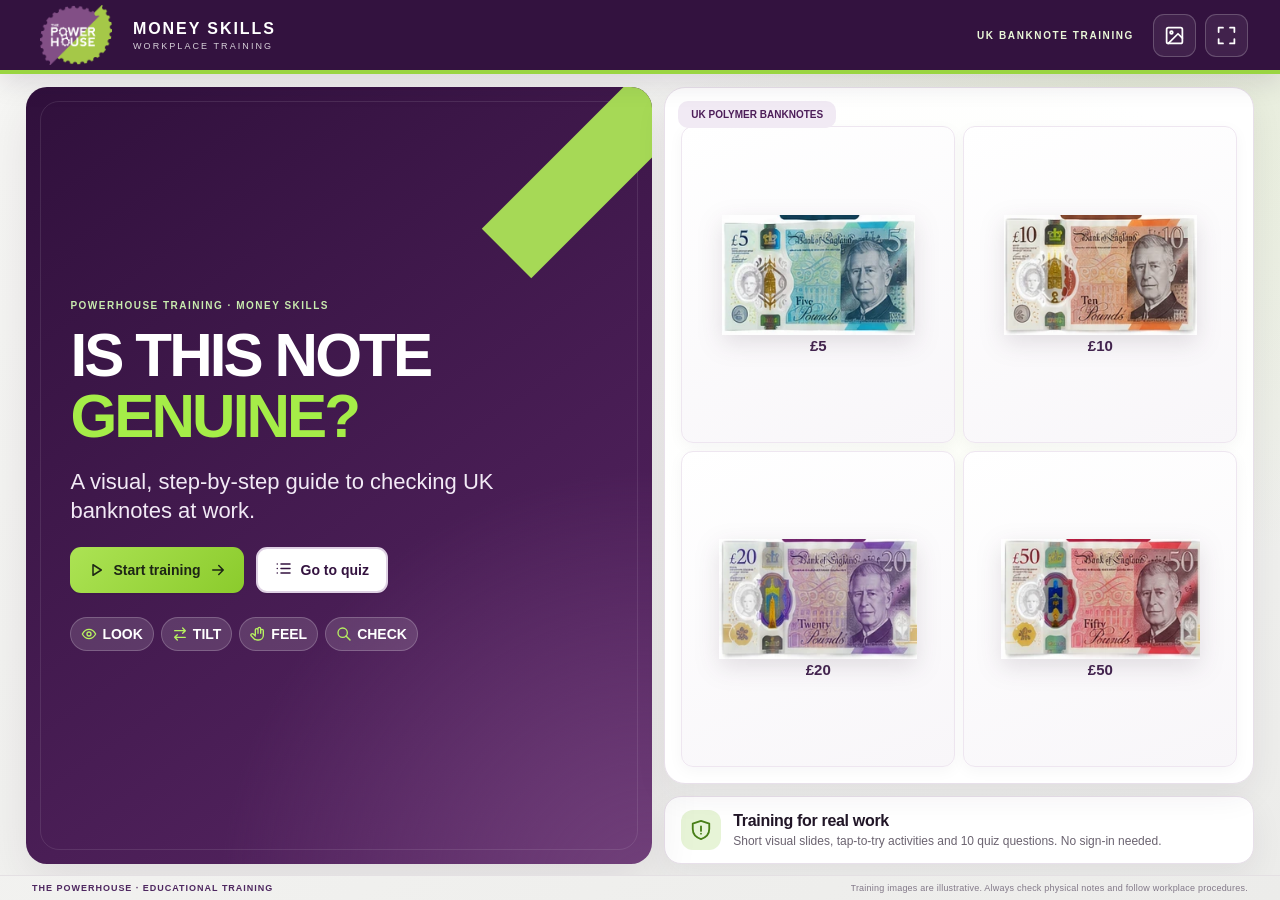
<file: index.html>
<!doctype html>
<html lang="en-GB">
<head>
  <meta charset="utf-8">
  <meta name="viewport" content="width=device-width, initial-scale=1, viewport-fit=cover">
  <meta name="theme-color" content="#35113d">
  <meta name="description" content="Powerhouse educational training app: learn how to check Bank of England polymer notes and complete a visual quiz.">
  <title>Powerhouse | Is This Note Genuine?</title>
  <link rel="stylesheet" href="styles.css">
</head>
<body>
<div class="site-shell">
  <header class="topbar">
    <button class="brand" data-action="home" aria-label="Powerhouse training home">
      <img src="assets/powerhouse-logo.png" alt="The Powerhouse">
      <span class="brand-copy"><strong>MONEY SKILLS</strong><small>WORKPLACE TRAINING</small></span>
    </button>
    <div class="header-right">
      <span class="top-training">UK BANKNOTE TRAINING</span>
      <button class="top-icon" data-action="poster" aria-label="Open reference poster" title="Reference poster"><svg viewBox="0 0 24 24"><rect x="3" y="3" width="18" height="18" rx="2"/><circle cx="8.5" cy="8.5" r="1.5"/><path d="m21 15-5-5L5 21"/></svg></button>
      <button class="top-icon" data-action="fullscreen" aria-label="Toggle full screen" title="Full screen"><svg viewBox="0 0 24 24"><path d="M8 3H3v5M16 3h5v5M3 16v5h5M21 16v5h-5"/></svg></button>
    </div>
  </header>
  <main id="app" tabindex="-1"></main>
  <footer class="app-footer"><span>THE POWERHOUSE · EDUCATIONAL TRAINING</span><span>Training images are illustrative. Always check physical notes and follow workplace procedures.</span></footer>
</div>
<div id="modal-root"></div>
<script src="app.js" defer></script>
</body>
</html>
</file>
<file: styles.css>
:root{--purple:#35113e;--dark:#29112f;--purple2:#693178;--lime:#86c927;--lime-dark:#4c8417;--ink:#221a27;--muted:#6b6370;--surface:#fff;--line:#e5dfe8;--background:#f3f4f2;--shadow:0 16px 48px rgba(38,12,46,.09);font-family:Inter,ui-sans-serif,-apple-system,BlinkMacSystemFont,"Segoe UI",Arial,sans-serif;color:var(--ink);font-synthesis:none}
*{box-sizing:border-box}html{scroll-behavior:smooth}body{margin:0;background:radial-gradient(ellipse at 8% -20%,#dfe9d9,transparent 38%),linear-gradient(#f6f7f4,#f0f1ef);min-height:100vh}button{font:inherit;cursor:pointer}button:focus-visible,a:focus-visible{outline:4px solid #80c620;outline-offset:3px}button:disabled{cursor:not-allowed;opacity:.5}img{max-width:100%;display:block}svg{width:22px;height:22px;fill:none;stroke:currentColor;stroke-width:2;stroke-linecap:round;stroke-linejoin:round;flex-shrink:0}.site-shell{min-height:100vh;display:flex;flex-direction:column}.topbar{background:var(--purple);border-bottom:5px solid var(--lime);min-height:94px;display:flex;justify-content:space-between;align-items:center;gap:16px;padding:10px max(26px,calc((100vw - 1360px)/2 + 26px));color:white}.brand{display:flex;align-items:center;gap:20px;background:transparent;color:white;border:0;text-align:left;padding:0}.brand img{width:100px;height:70px;object-fit:contain}.brand-copy{display:flex;flex-direction:column;gap:3px;letter-spacing:.12em}.brand-copy strong{font-size:19px;font-weight:950}.brand-copy small{font-size:11px;letter-spacing:.23em;opacity:.8}.header-right{display:flex;gap:9px;align-items:center}.top-training{font-size:11px;font-weight:850;letter-spacing:.16em;margin-right:16px;color:#e9f6d8}.top-icon{width:48px;height:48px;display:grid;place-items:center;background:#ffffff12;border:1px solid #ffffff35;color:#fff;border-radius:14px}.top-icon:hover{background:#ffffff22}.top-icon svg{width:21px;height:21px}#app{width:min(1320px,100%);margin:0 auto;flex:1;padding:24px 24px 18px}.app-footer{display:flex;justify-content:space-between;gap:20px;padding:12px max(24px,calc((100vw - 1360px)/2 + 24px));font-size:10px;letter-spacing:.025em;color:#827888;border-top:1px solid #e4e0e3}.app-footer span:first-child{color:#4e2760;font-weight:800;letter-spacing:.11em}
/* shared */.eyebrow{font-size:12px;line-height:1.4;font-weight:900;letter-spacing:.15em;color:var(--purple2);text-transform:uppercase}.eyebrow .dot{color:var(--lime-dark)}h1,h2,h3,p{margin-top:0}h1{font-size:clamp(36px,4.5vw,62px);line-height:1.02;letter-spacing:-.048em;margin-bottom:22px;font-weight:950}h2{font-size:clamp(34px,3.5vw,51px);line-height:1.06;letter-spacing:-.045em;font-weight:950;margin:0 0 20px}h3{font-size:22px;line-height:1.2;letter-spacing:-.02em}p{line-height:1.5}.green-word{color:var(--lime-dark)}.btn{border:0;border-radius:15px;display:inline-flex;justify-content:center;align-items:center;gap:10px;min-height:57px;padding:13px 22px;font-size:16px;font-weight:850;transition:transform .13s,background-color .13s;text-align:center}.btn:hover:not(:disabled){transform:translateY(-2px)}.btn svg{width:20px;height:20px}.btn-primary{background:var(--purple);color:#fff}.btn-primary:hover{background:#54255f}.btn-green{background:var(--lime);color:#1d2515}.btn-green:hover{background:#a2da50}.btn-soft{background:#f0edf1;color:var(--purple)}.btn-outline{background:#fff;color:var(--purple);border:2px solid #ded0e3}.btn-small{min-height:44px;font-size:14px;padding:10px 15px;border-radius:12px}.btn-block{width:100%}.small-icon{display:inline-flex;align-items:center;gap:8px}.split-row{display:flex;gap:12px;flex-wrap:wrap}.safe-text{color:#64596b;font-size:14px}.card{background:white;border:1px solid #e5e1e7;border-radius:24px;box-shadow:var(--shadow)}.pill{display:inline-flex;align-items:center;gap:8px;padding:10px 13px;background:#f0eaf2;border-radius:999px;color:var(--purple);font-size:13px;font-weight:850}.pill svg{width:17px;height:17px}.pill-green{background:#eaf6d9;color:#356411}.pill-white{background:#fff;color:#32103a}.section-top{display:flex;gap:20px;align-items:center;justify-content:space-between;margin-bottom:14px}.subtext{font-size:clamp(18px,1.8vw,23px);line-height:1.4;color:#4b4350}.muted{color:var(--muted)}
/* home */.home-layout{min-height:calc(100vh - 187px);display:grid;grid-template-columns:1.07fr .93fr;gap:22px;align-items:stretch}.home-hero{background:linear-gradient(149deg,#35113e,#5c2b66);color:white;padding:clamp(28px,4.4vw,66px);position:relative;overflow:hidden;border-radius:27px;display:flex;flex-direction:column;justify-content:center;box-shadow:var(--shadow)}.home-hero:after{content:"";position:absolute;background:var(--lime);width:270px;height:70px;transform:rotate(-45deg);right:-85px;top:36px;opacity:.94}.home-hero .eyebrow{color:#c8eaae}.home-hero h1{max-width:580px;font-size:clamp(46px,5vw,75px);position:relative;z-index:1;margin:22px 0}.home-hero h1 .green-word{color:#a5ed48}.hero-sub{font-size:clamp(19px,2vw,25px);color:#f2eaf6;line-height:1.4;max-width:470px;margin-bottom:30px}.home-hero .split-row{position:relative;z-index:1}.hero-chips{display:flex;gap:10px;margin:28px 0 0;flex-wrap:wrap}.hero-chips span{display:inline-flex;align-items:center;gap:9px;background:#fff2;border:1px solid #fff3;padding:9px 12px;border-radius:100px;font-size:14px;font-weight:800}.hero-chips svg{width:18px;height:18px;color:#b7f260}.home-side{display:grid;grid-template-rows:minmax(280px,1fr) auto;gap:18px}.home-photo{min-height:320px;background:#fff;overflow:hidden;position:relative;padding:25px;border-radius:27px;display:flex;flex-direction:column;justify-content:center;align-items:center}.home-photo img{width:100%;height:auto;max-height:280px;object-fit:contain;filter:drop-shadow(0 10px 20px #30183b22)}.home-photo .photolabel{position:absolute;top:18px;left:20px;background:#f1eaf4;padding:8px 13px;border-radius:10px;font-weight:850;font-size:13px;color:#4d1e59}.home-info{padding:24px;display:flex;gap:18px;align-items:flex-start;box-shadow:none}.home-info .round-icon{background:#e7f4d7;color:var(--lime-dark);width:50px;height:50px;border-radius:15px;display:grid;place-items:center;flex-shrink:0}.home-info h3{margin:0 0 6px;font-size:20px}.home-info p{margin:0;color:var(--muted);font-size:15px}
/* lesson */.progress-layout{display:flex;align-items:center;gap:15px}.progress-track{width:min(320px,28vw);height:9px;background:#e6e2e8;border-radius:40px;overflow:hidden}.progress-fill{height:100%;background:linear-gradient(90deg,#6d9e1c,var(--lime));transition:width .3s}.progress-text{font-size:13px;font-weight:850;color:#69586d;letter-spacing:.04em;white-space:nowrap}.lesson-wrap{display:flex;flex-direction:column;gap:14px}.lesson-card{display:grid;grid-template-columns:minmax(0,1fr) minmax(0,1.05fr);min-height:min(590px,calc(100vh - 250px));overflow:hidden}.lesson-copy{padding:clamp(27px,3.8vw,58px);display:flex;flex-direction:column;justify-content:center;gap:10px}.lesson-copy h2{max-width:600px}.lesson-copy .subtext{max-width:570px}.lesson-copy .inner-card{margin-top:10px}.lesson-media{background:linear-gradient(140deg,#f2eaf5,#e5eddf);padding:clamp(20px,3vw,40px);display:flex;justify-content:center;align-items:center;min-width:0}.media-frame{width:100%;background:#fff;border:1px solid #e9e4eb;border-radius:22px;padding:15px;box-shadow:0 12px 38px #270d3420;display:flex;flex-direction:column;align-items:center;justify-content:center;gap:10px;max-height:100%;overflow:hidden}.media-frame img{width:100%;max-height:440px;object-fit:contain;border-radius:13px}.media-frame figcaption{font-size:12px;text-align:center;line-height:1.3;color:#69616c}.media-frame--clear{background:transparent;border:0;box-shadow:none;padding:0}.media-frame--clear img{max-height:380px}.media-heading{font-size:12px;text-transform:uppercase;color:#5c4461;letter-spacing:.11em;font-weight:900}.feature-list{display:grid;gap:14px;margin:17px 0}.feature{display:flex;align-items:flex-start;gap:13px;font-weight:750;font-size:18px}.feature svg{color:var(--lime-dark);margin-top:2px}.inner-card{background:#f3f0f4;border-left:5px solid var(--purple);border-radius:13px;padding:15px 17px;max-width:575px}.inner-card.green{background:#eff9e5;border-left-color:var(--lime-dark)}.inner-card strong{display:block;font-weight:900;font-size:17px;margin-bottom:4px}.inner-card p{font-size:16px;margin:0;color:#49444d}.lesson-footer{display:flex;justify-content:space-between;align-items:center;gap:15px;background:white;border:1px solid #e7e1e8;border-radius:19px;padding:13px 16px}.lesson-footer .left-actions{display:flex;gap:12px}.lesson-footer .right-actions{display:flex;gap:12px}.tilt-experiment{width:100%;display:flex;flex-direction:column;align-items:center;gap:16px}.tilt-image{background:white;border-radius:18px;padding:16px;max-width:390px;width:100%;box-shadow:0 16px 30px #35113c18;transition:transform .2s}.tilt-image.tilted{transform:rotate(5deg)}.tilt-image img{width:100%;aspect-ratio:1;object-fit:cover;border-radius:10px}.tilt-label{font-size:clamp(25px,3vw,42px);font-weight:950;color:#35113c}.tilt-controls{display:flex;justify-content:center;gap:10px;flex-wrap:wrap}.tilt-controls .btn{min-width:165px}.money-four{display:grid;grid-template-columns:repeat(2,minmax(0,1fr));gap:14px;width:100%}.money-mini{background:white;border-radius:17px;padding:15px;box-shadow:0 8px 22px #40134113;text-align:center}.money-mini img{width:100%;height:112px;object-fit:contain}.money-mini strong{color:var(--purple);font-size:19px}.step-flow{display:grid;grid-template-columns:repeat(2,1fr);gap:12px;width:100%}.stepbox{padding:23px 12px;background:white;border-radius:18px;text-align:center;display:flex;flex-direction:column;align-items:center;gap:11px;border:2px solid #eee8f0}.stepbox svg{width:43px;height:43px;color:#6a3474}.stepbox b{font-size:20px}.stepbox span{font-size:14px;color:var(--muted)}.practice-grid{display:grid;grid-template-columns:repeat(2,1fr);gap:12px;width:100%}.practice-tile{padding:22px 14px;min-height:140px;border-radius:17px;border:2px solid #e5dfe8;background:#fff;color:#35113e;display:flex;flex-direction:column;justify-content:center;align-items:center;gap:12px;font-size:20px;font-weight:900}.practice-tile svg{width:34px;height:34px}.practice-tile.is-done{background:#e7f5d5;border-color:#82bc33;color:#3d6a11}.practice-count{margin-top:17px;text-align:center;font-size:14px;font-weight:850;color:#625467}.safe-panel{background:#eaf8d7;border-left:6px solid var(--lime);padding:23px;border-radius:17px;display:flex;gap:17px;align-items:center}.safe-panel svg{width:40px;height:40px;color:#437a13}.safe-panel strong{font-size:23px;line-height:1.1}.safe-panel p{margin:6px 0 0;font-size:15px}.note-caption{font-size:13px;color:#685e69;text-align:center;margin:14px 0 0}
/* quiz */.quiz-shell{display:flex;flex-direction:column;gap:14px}.quiz-card{display:grid;grid-template-columns:.83fr 1.17fr;min-height:min(610px,calc(100vh - 244px));overflow:hidden}.quiz-visual{background:linear-gradient(140deg,#ded3e3,#d5e6c6);padding:30px;display:flex;justify-content:center;align-items:center}.quiz-visual picture{width:100%}.quiz-visual .media-frame{max-width:460px}.quiz-icon-scene{width:100%;display:flex;flex-direction:column;gap:30px;align-items:center;justify-content:center;color:#492356}.quiz-icon-scene .circle-giant{width:min(200px,50%);aspect-ratio:1;border-radius:999px;display:grid;place-items:center;background:#fff;box-shadow:0 20px 42px #34133c20}.quiz-icon-scene svg{width:90px;height:90px;stroke-width:1.3}.quiz-icon-scene p{font-size:25px;font-weight:900;text-align:center;margin:0}.quiz-content{padding:clamp(24px,3.6vw,48px);display:flex;flex-direction:column;justify-content:center;gap:16px}.quiz-content h2{font-size:clamp(28px,3vw,43px);margin-bottom:8px}.quiz-options{display:grid;grid-template-columns:repeat(2,minmax(0,1fr));gap:12px}.option{display:flex;align-items:center;gap:13px;min-height:86px;text-align:left;border-radius:16px;padding:18px;border:2px solid #e3dde5;background:#fff;color:#291b2e;font-size:18px;font-weight:800;line-height:1.25}.option:hover:not(:disabled){border-color:#aa8fb2;background:#faf7fb}.option .letter{display:grid;place-items:center;flex:0 0 33px;height:33px;border-radius:9px;background:#f1edf3;color:var(--purple);font-size:14px;font-weight:900}.option.selected{border-color:#714080;background:#f6eefa}.option.correct{border-color:#78b832;background:#e9f7dc}.option.wrong{border-color:#c45656;background:#fff0ee}.option.correct .letter{background:#76bb2e;color:#fff}.option.wrong .letter{background:#c45656;color:#fff}.feedback{padding:14px 17px;border-radius:14px;background:#e9f7df;border:1px solid #b9db99;font-size:15px;line-height:1.4;color:#234b12}.feedback.error{background:#fff2eb;border-color:#e6c5ad;color:#633022}.feedback strong{display:block;font-size:16px;margin-bottom:4px}.feedback p{margin:0}.quiz-actions{display:flex;align-items:center;justify-content:space-between;gap:15px;margin-top:6px}.quiz-actions .btn{min-width:170px}.question-progress{font-size:13px;font-weight:900;color:#6a5871}.question-progress span{color:var(--lime-dark)}
/* results */.results{max-width:850px;margin:0 auto;min-height:calc(100vh - 230px);display:flex;flex-direction:column;justify-content:center;align-items:center;text-align:center;padding:36px 45px}.result-icon{width:104px;height:104px;display:grid;place-items:center;border-radius:100%;background:#e6f5d2;color:var(--lime-dark);margin-bottom:21px}.result-icon svg{width:54px;height:54px;stroke-width:1.8}.results h2{margin:10px 0 5px}.result-score{font-weight:950;color:var(--purple);font-size:clamp(55px,7vw,94px);line-height:1;margin:12px 0}.results p{max-width:540px;font-size:20px;color:#5e5263}.results .inner-card{margin:15px 0 20px;text-align:left;width:min(100%,520px)}
/* modal */.overlay{position:fixed;inset:0;background:#15081bcc;z-index:99;display:flex;align-items:center;justify-content:center;padding:24px}.modal{position:relative;background:white;padding:24px;border-radius:22px;width:min(850px,100%);max-height:95vh;overflow-y:auto}.modal img{width:100%;max-height:76vh;object-fit:contain}.modal-top{display:flex;justify-content:space-between;align-items:center;gap:12px;margin-bottom:12px}.modal-top h2{font-size:23px;margin:0}.modal-close{border:0;background:#eee8f0;border-radius:12px;width:45px;height:45px;display:grid;place-items:center}.source-link{color:#553366;font-weight:800;text-underline-offset:3px}.modal-bottom{display:flex;justify-content:space-between;gap:15px;align-items:center;margin-top:12px;font-size:13px;color:#625667}
@media(max-width:950px){.home-layout{grid-template-columns:1fr;min-height:auto}.home-hero{min-height:420px}.home-side{grid-template-columns:1.3fr 1fr;grid-template-rows:auto}.home-photo{min-height:240px}.home-info{align-items:center}.lesson-card{grid-template-columns:1fr 1fr}.lesson-copy{padding:28px}.lesson-media{padding:22px}.quiz-card{grid-template-columns:.8fr 1.2fr}.quiz-content{padding:27px}.option{padding:14px;min-height:75px;font-size:15px}.app-footer{flex-wrap:wrap}}
@media(max-width:700px){.topbar{min-height:72px;padding:7px 16px}.brand{gap:8px}.brand img{height:54px;width:72px}.brand-copy strong{font-size:12px}.brand-copy small{font-size:8px}.top-training{display:none}.top-icon{height:42px;width:42px}#app{padding:16px}.home-hero{padding:34px 27px;min-height:450px}.home-hero h1{font-size:50px}.hero-sub{font-size:19px}.home-side{grid-template-columns:1fr;grid-template-rows:220px auto}.home-photo{min-height:220px}.home-photo img{max-height:150px}.section-top{align-items:flex-start;gap:10px}.progress-layout{flex-wrap:wrap;justify-content:flex-end;gap:5px}.progress-track{width:110px}.lesson-card,.quiz-card{grid-template-columns:1fr;min-height:auto}.lesson-copy{padding:27px 25px;order:1}.lesson-media{padding:18px;min-height:250px;order:2}.lesson-copy h2{font-size:40px}.lesson-copy .subtext{font-size:18px}.media-frame{max-width:540px}.media-frame img{max-height:310px}.lesson-footer{flex-wrap:wrap}.lesson-footer .right-actions{margin-left:auto}.lesson-footer .btn{font-size:14px;min-height:48px}.quiz-visual{padding:16px;max-height:250px}.quiz-visual .media-frame{padding:8px}.quiz-visual .media-frame img{max-height:200px;object-fit:contain}.quiz-icon-scene{gap:6px}.quiz-icon-scene .circle-giant{width:100px}.quiz-icon-scene svg{width:53px;height:53px}.quiz-icon-scene p{font-size:18px}.quiz-content{padding:25px}.quiz-content h2{font-size:31px}.quiz-options{grid-template-columns:1fr}.option{min-height:63px;font-size:16px}.quiz-actions .btn{min-width:0}.app-footer{font-size:10px;padding:10px 16px}.money-mini img{height:76px}.modal{padding:16px}.modal-bottom{align-items:flex-start;flex-direction:column}}
@media(max-width:390px){.brand-copy{display:none}.home-hero h1{font-size:44px}.lesson-copy h2{font-size:35px}.split-row .btn{flex:1}.stepbox{padding:15px 8px}.stepbox b{font-size:17px}.quiz-content h2{font-size:28px}.btn{padding:12px 15px}}
@media(prefers-reduced-motion:reduce){*,*:before,*:after{scroll-behavior:auto!important;transition:none!important;animation:none!important}}
@media print{.topbar,.app-footer,#app{display:none!important}#modal-root .overlay{position:static;background:white;padding:0}#modal-root .modal{width:100%;max-height:none;overflow:visible;padding:0;box-shadow:none}#modal-root .modal-top,#modal-root .modal-bottom{display:none}#modal-root img{max-height:100vh;object-fit:contain}}

.money-home-grid{width:100%;display:grid;grid-template-columns:repeat(2,minmax(0,1fr));gap:15px;margin-top:28px}.home-money{background:#faf8fb;border:1px solid #ede6ee;border-radius:16px;padding:12px;text-align:center;min-width:0}.home-money img{width:100%;height:112px;max-height:none;object-fit:contain}.home-money strong{display:block;font-size:18px;color:#43244f;margin-top:4px}
/* Keep the brand diagonal away from headings on smaller screens. */
@media(max-width:700px){.home-hero:after{right:-195px;top:-85px;width:260px;height:90px;opacity:.88}.home-side{grid-template-rows:auto auto}.home-photo{min-height:350px;padding:20px}.money-home-grid{margin-top:40px;gap:9px}.home-money{padding:9px}.home-money img{height:91px}}

/* ---------------------------------------------------------
   POWERHOUSE V2 — IMMERSIVE IPAD TRAINING LAYOUT
   Tablet and desktop views are a single, fixed screen.
   Every lesson, quiz state and result fits inside 100dvh.
   Phones retain their existing scrollable layout.
   --------------------------------------------------------- */
:root{--purple:#33123f;--purple2:#73417f;--lime:#9ad542;--lime-dark:#497f18;--ink:#211627;--shadow:0 18px 50px rgba(38,12,46,.095)}
body{background:radial-gradient(circle at 90% 12%,rgba(158,209,67,.13),transparent 33%),linear-gradient(145deg,#f7f7f5,#ececea)}
.topbar{box-shadow:0 8px 28px rgba(37,10,49,.12);position:relative;z-index:2}
.card{border:1px solid #e8e0ea;box-shadow:0 12px 32px rgba(48,24,55,.065)}
.btn{box-shadow:0 2px 0 rgba(31,9,40,.06);transition:background .15s,border-color .15s,transform .15s,box-shadow .15s}
.btn:active:not(:disabled){transform:translateY(1px)}
.btn-primary{background:linear-gradient(135deg,#52215f,#35113e)}
.btn-green{background:linear-gradient(135deg,#ace354,#8bcb2c)}
.top-icon{transition:background .2s;backdrop-filter:blur(4px)}
.home-hero{background:radial-gradient(circle at 100% 105%,#72417b 0,transparent 42%),linear-gradient(145deg,#30103c,#552461 92%)}
.home-hero:before{content:"";position:absolute;inset:14px;border:1px solid #ffffff19;border-radius:19px;pointer-events:none}
.home-hero:after{background:#a6d956;opacity:1}
.home-photo{background:radial-gradient(circle at 50% 43%,#fbfdf6,#fff 67%)}
.home-money{background:linear-gradient(160deg,#fff,#f8f6f9);border:1px solid #eee6f0;box-shadow:0 4px 15px rgba(35,18,41,.04)}
.home-money img{filter:drop-shadow(0 8px 12px #2d1b2e20)}
.lesson-media,.quiz-visual{position:relative;overflow:hidden;background:radial-gradient(circle at 86% 14%,#eaf7d7 0,transparent 45%),linear-gradient(150deg,#f0eaf3,#e9ede6)}
.lesson-media:before,.quiz-visual:before{content:"";width:220px;height:220px;border-radius:50%;border:1px solid #763d8520;position:absolute;right:-100px;bottom:-116px;pointer-events:none}
.lesson-media>*,.quiz-visual>*{position:relative;z-index:1}
.media-frame{border-radius:18px;border:1px solid #e9e1ed;box-shadow:0 15px 35px #2a113d16}
.inner-card{border-left-width:4px;box-shadow:0 3px 8px rgba(0,0,0,.015)}
.option{transition:background .12s,border-color .12s,transform .12s}
.option:active:not(:disabled){transform:scale(.993)}
.option.selected{box-shadow:0 0 0 1px #73417f inset}
.option.correct{box-shadow:0 0 0 1px #8dc84b inset}
.lesson-footer{box-shadow:0 3px 12px rgba(24,10,31,.025)}

@media (min-width:701px) and (min-height:580px){
  html,body{height:100%;height:100dvh;overflow:hidden}
  .site-shell{height:100%;height:100dvh;min-height:0;display:grid;grid-template-rows:74px minmax(0,1fr) 25px}
  .topbar{height:74px;min-height:0;padding:6px clamp(18px,2.5vw,36px);border-bottom-width:4px}
  .brand img{width:88px;height:60px}
  .brand{gap:13px}
  .brand-copy strong{font-size:16px}
  .brand-copy small{font-size:9px}
  .top-training{font-size:10px;margin-right:10px}
  .top-icon{height:43px;width:43px;border-radius:11px}
  #app{width:100%;max-width:1540px;min-height:0;min-width:0;padding:13px clamp(14px,2vw,28px) 11px;display:flex;flex-direction:column;overflow:hidden}
  #app>section{width:100%;flex:1;min-height:0}
  .app-footer{height:25px;min-height:0;align-items:center;padding:3px clamp(18px,2.5vw,36px);font-size:9px;white-space:nowrap;overflow:hidden;gap:10px}
  .app-footer span{overflow:hidden;text-overflow:ellipsis}
  .app-footer span:last-child{text-align:right}
  .eyebrow{font-size:10px;letter-spacing:.15em;line-height:1.2}
  h2{font-size:clamp(27px,3.05vw,44px);line-height:1.05;margin-bottom:7px}
  .subtext{font-size:clamp(15px,1.55vw,19px);line-height:1.31;margin:0}
  .btn{font-size:14px;min-height:46px;padding:10px 17px;border-radius:11px;gap:8px;white-space:nowrap}
  .btn svg{width:18px;height:18px}
  .btn-small{min-height:42px;font-size:13px}
  .card{border-radius:21px}
  .section-top{margin:0;flex:0 0 auto;min-height:25px}
  .progress-track{width:clamp(95px,20vw,240px);height:7px}
  .progress-text{font-size:11px}
  .lesson-wrap,.quiz-shell{display:grid;grid-template-rows:26px minmax(0,1fr) auto;gap:9px;min-height:0;height:100%}
  .lesson-card{min-height:0;height:100%;grid-template-columns:minmax(0,.97fr) minmax(0,1.03fr);overflow:hidden}
  .lesson-copy{min-height:0;min-width:0;justify-content:center;gap:8px;padding:clamp(17px,2.35vw,35px);overflow:hidden}
  .lesson-copy h2{font-size:clamp(29px,3.15vw,45px);margin:0;letter-spacing:-.042em}
  .lesson-copy .subtext{max-width:540px}
  .lesson-copy .inner-card{margin-top:2px}
  .lesson-media{min-width:0;min-height:0;padding:clamp(11px,2vw,28px)}
  .lesson-footer{min-height:58px;padding:7px 12px;border-radius:15px}
  .lesson-footer .left-actions{gap:8px}
  .lesson-footer .right-actions{gap:8px}
  .feature-list{gap:clamp(7px,1.35vh,11px);margin:8px 0}
  .feature{font-size:clamp(14px,1.38vw,17px);gap:9px;line-height:1.33;align-items:center}
  .feature svg{width:19px;height:19px;margin:0}
  .inner-card{padding:11px 13px;border-radius:11px}
  .inner-card strong{font-size:clamp(14px,1.35vw,16px);margin-bottom:3px}
  .inner-card p{font-size:clamp(13px,1.25vw,15px);line-height:1.38}
  .safe-text{font-size:13px;margin:2px 0}
  .media-frame{width:100%;height:100%;min-height:0;max-height:100%;gap:6px;padding:clamp(8px,1.4vw,14px)}
  .media-frame img{width:100%;height:100%;max-height:none;min-height:0;object-fit:contain}
  .media-frame figcaption{font-size:10px;flex-shrink:0;line-height:1.2}
  .media-frame--clear{height:auto;padding:0;max-height:100%}
  .media-frame--clear img{max-height:min(42vh,340px)}
  .tilt-experiment{height:100%;min-height:0;gap:8px;justify-content:center}
  .tilt-image{height:min(38vh,285px);max-width:min(34vw,325px);padding:12px;flex-shrink:1;min-height:90px;display:grid;place-items:center}
  .tilt-image img{width:100%;height:100%;aspect-ratio:1;object-fit:contain}
  .tilt-label{font-size:clamp(21px,2.3vw,31px);line-height:1}
  .tilt-controls{gap:8px}
  .tilt-controls .btn{min-width:0}
  .money-four{height:100%;min-height:0;grid-template-columns:repeat(2,minmax(0,1fr));grid-template-rows:repeat(2,minmax(0,1fr));gap:10px}
  .money-mini{min-width:0;min-height:0;padding:9px;display:flex;flex-direction:column;justify-content:center;gap:3px;border-radius:13px}
  .money-mini img{height:calc(100% - 26px);min-height:0;max-height:125px;object-fit:contain}
  .money-mini strong{font-size:16px;line-height:1.15}
  .step-flow{height:100%;min-height:0;grid-template-rows:repeat(2,minmax(0,1fr));gap:10px}
  .stepbox{min-height:0;padding:12px 9px;justify-content:center;gap:6px;border-radius:13px}
  .stepbox svg{width:clamp(27px,3.4vw,39px);height:clamp(27px,3.4vw,39px)}
  .stepbox b{font-size:clamp(15px,1.8vw,20px)}
  .stepbox span{font-size:12px}
  .practice-grid{grid-template-rows:repeat(2,minmax(0,1fr));gap:9px;height:min(39vh,310px)}
  .practice-tile{min-height:0;padding:10px;font-size:clamp(15px,1.5vw,19px);gap:5px;border-radius:13px}
  .practice-tile svg{width:29px;height:29px}
  .practice-count{margin-top:8px;font-size:12px}
  .safe-panel{padding:12px;border-radius:12px;gap:10px}
  .safe-panel svg{width:28px;height:28px}
  .safe-panel strong{font-size:18px}
  .safe-panel p{font-size:13px;line-height:1.3}
  .quiz-shell{grid-template-rows:26px minmax(0,1fr)}
  .quiz-card{min-height:0;height:100%;grid-template-columns:minmax(0,.76fr) minmax(0,1.24fr)}
  .quiz-visual{min-height:0;padding:clamp(10px,1.8vw,25px)}
  .quiz-visual .media-frame{max-width:100%}
  .quiz-content{min-height:0;min-width:0;padding:clamp(13px,2.1vw,30px);gap:clamp(6px,1.25vh,10px);justify-content:center;overflow:hidden}
  .quiz-content h2{font-size:clamp(22px,2.55vw,35px);line-height:1.1;margin:0 0 2px;letter-spacing:-.04em}
  .quiz-options{gap:8px;grid-template-columns:repeat(2,minmax(0,1fr))}
  .option{min-height:clamp(64px,11vh,89px);padding:9px 11px;font-size:clamp(13px,1.32vw,17px);line-height:1.21;gap:9px;border-radius:12px}
  .option .letter{flex-basis:27px;height:27px;border-radius:8px;font-size:12px}
  .feedback{font-size:clamp(12px,1.12vw,14px);line-height:1.27;padding:8px 11px;border-radius:10px;min-height:0}
  .feedback strong{font-size:clamp(13px,1.23vw,15px);margin-bottom:2px}
  .quiz-actions{margin:2px 0 0;gap:7px}
  .quiz-actions .btn{min-width:0;min-height:43px}
  .quiz-icon-scene{gap:16px}
  .quiz-icon-scene .circle-giant{width:min(17vw,145px)}
  .quiz-icon-scene svg{width:min(10vw,80px);height:min(10vw,80px)}
  .quiz-icon-scene p{font-size:clamp(16px,2vw,22px)}
  .results{flex:1;min-height:0;max-height:100%;height:100%;max-width:1050px;gap:clamp(7px,1.6vh,13px);padding:clamp(16px,3vh,27px) clamp(30px,6vw,65px)}
  .result-icon{width:clamp(52px,9vh,70px);height:clamp(52px,9vh,70px);margin:0}
  .result-icon svg{width:55%;height:55%}
  .results h2{font-size:clamp(32px,3.6vw,48px);margin:0}
  .result-score{font-size:clamp(52px,8vh,76px);margin:0}
  .results p{font-size:clamp(14px,1.55vw,18px);margin:0;line-height:1.35}
  .results .inner-card{margin:0;max-width:560px;width:100%}
  .results .split-row{justify-content:center;gap:11px}
  .results .safe-text{font-size:11px!important;margin:0!important}
  .home-layout{display:grid;grid-template-columns:minmax(0,1.03fr) minmax(0,.97fr);min-height:0;height:100%;gap:12px}
  .home-hero{padding:clamp(23px,3.5vw,48px);min-height:0;border-radius:21px}
  .home-hero h1{font-size:clamp(40px,4.7vw,68px);line-height:1.01;margin:14px 0 19px}
  .home-hero .eyebrow{font-size:10px}
  .hero-sub{font-size:clamp(17px,1.8vw,22px);line-height:1.32;margin-bottom:22px}
  .hero-chips{margin:clamp(15px,3vh,24px) 0 0;gap:7px}
  .hero-chips span{font-size:clamp(11px,1.1vw,14px);padding:8px 10px;gap:5px}
  .hero-chips svg{width:16px;height:16px}
  .home-side{min-height:0;display:grid;grid-template-columns:1fr;grid-template-rows:minmax(0,1fr) auto;gap:12px}
  .home-photo{padding:16px;min-height:0;border-radius:21px}
  .home-photo .photolabel{font-size:10px;top:13px;left:13px}
  .money-home-grid{height:calc(100% - 15px);min-height:0;margin-top:22px;grid-template-rows:repeat(2,minmax(0,1fr));gap:8px}
  .home-money{min-height:0;padding:6px;border-radius:12px;display:flex;flex-direction:column;justify-content:center}
  .home-money img{height:calc(100% - 21px);min-height:0;max-height:120px;object-fit:contain}
  .home-money strong{font-size:15px;margin-top:2px}
  .home-info{padding:13px 16px;align-items:center;gap:12px;border-radius:17px}
  .home-info .round-icon{width:40px;height:40px;border-radius:12px}
  .home-info h3{font-size:16px;margin-bottom:3px}
  .home-info p{font-size:12px;line-height:1.35}
}

/* On iPad portrait, maintain side-by-side training and quiz panels.
   A long stacked worksheet would force scrolling. */
@media (min-width:701px) and (max-width:900px) and (orientation:portrait) and (min-height:580px){
  .site-shell{grid-template-rows:69px minmax(0,1fr) 24px}
  .topbar{height:69px}
  #app{padding:11px 12px 9px}
  .top-training{display:none}
  .home-layout{grid-template-columns:minmax(0,.95fr) minmax(0,1.05fr);gap:10px}
  .home-hero{padding:21px}
  .home-hero h1{font-size:clamp(36px,5.2vw,45px)}
  .home-hero .split-row{flex-direction:column;align-items:stretch}
  .home-hero .split-row .btn{justify-content:space-between}
  .hero-sub{font-size:17px}
  .lesson-card{grid-template-columns:minmax(0,1.03fr) minmax(0,.97fr)}
  .lesson-copy{padding:19px;gap:11px}
  .lesson-copy h2{font-size:clamp(28px,4.25vw,37px)}
  .lesson-media{padding:11px}
  .feature{font-size:15px}
  .quiz-card{grid-template-columns:minmax(0,.63fr) minmax(0,1.37fr)}
  .quiz-content{padding:17px;gap:10px}
  .quiz-content h2{font-size:clamp(26px,3.3vw,31px)}
  .quiz-options{grid-template-columns:1fr;gap:8px}
  .option{min-height:64px;font-size:15px;line-height:1.2}
  .quiz-visual{padding:8px}
  .quiz-visual .media-frame{padding:7px}
  .quiz-actions .btn{font-size:12px;padding:9px 10px}
  .quiz-actions .btn svg{width:15px;height:15px}
  .tilt-image{max-width:100%;height:min(26vh,255px)}
  .money-mini img{max-height:115px}
  .results{max-width:100%}
}

/* Browsers in a very short landscape window: hold the whole UI in view. */
@media (min-width:701px) and (max-height:730px) and (min-height:580px){
  .site-shell{grid-template-rows:65px minmax(0,1fr) 21px}
  .topbar{height:65px}
  .brand img{height:53px;width:77px}
  #app{padding-top:8px;padding-bottom:8px}
  .app-footer{height:21px;font-size:8px}
  .lesson-wrap,.quiz-shell{gap:6px}
  .lesson-wrap{grid-template-rows:22px minmax(0,1fr) 52px}
  .quiz-shell{grid-template-rows:22px minmax(0,1fr)}
  .lesson-footer{min-height:52px;padding:4px 9px}
  .btn{min-height:41px;padding:8px 13px;font-size:13px}
  .lesson-copy{padding:clamp(13px,1.8vw,23px);gap:6px}
  .lesson-copy h2{font-size:clamp(27px,2.85vw,38px)}
  .subtext{font-size:clamp(14px,1.4vw,17px)}
  .feature-list{gap:6px;margin:4px 0}
  .inner-card{padding:8px 10px}
  .inner-card p{font-size:13px}
  .quiz-content{padding:clamp(10px,1.7vw,22px);gap:6px}
  .quiz-content h2{font-size:clamp(21px,2.3vw,30px)}
  .option{min-height:63px;font-size:clamp(13px,1.25vw,15px);padding:8px}
  .feedback{padding:7px 9px}
  .quiz-actions .btn{min-height:39px}
  .home-hero h1{font-size:clamp(38px,4.3vw,60px);margin:11px 0 14px}
  .hero-sub{margin-bottom:16px}
  .hero-chips{margin-top:14px}
  .home-info{padding:10px 14px}
  .safe-panel{padding:9px}
}

@media (max-width:700px){
  .home-hero:before{inset:10px}
  .app-footer span:last-child{display:none}
}

/* iPad portrait: use full-width photo panels and a compact lesson/quiz layout. */
@media (min-width:701px) and (max-width:900px) and (orientation:portrait) and (min-height:580px){
  .lesson-wrap{grid-template-rows:24px minmax(0,1fr) 57px;gap:8px}
  .lesson-card{display:grid;grid-template-columns:1fr;grid-template-rows:minmax(0,1.02fr) minmax(0,.98fr)}
  .lesson-copy{grid-row:1;grid-column:1;padding:clamp(17px,2.6vw,25px) clamp(23px,3vw,31px);gap:7px}
  .lesson-copy h2{font-size:clamp(30px,4.7vw,39px);line-height:1.02}
  .lesson-copy .subtext{font-size:17px;line-height:1.27}
  .lesson-media{grid-row:2;grid-column:1;padding:12px 19px}
  .lesson-copy .feature-list{display:grid;grid-template-columns:repeat(2,minmax(0,1fr));gap:9px 20px;margin:5px 0}
  .lesson-copy .feature{font-size:14px;line-height:1.22}
  .lesson-copy .inner-card{padding:10px 13px;max-width:none}
  .lesson-copy .safe-panel{max-width:none;padding:11px 14px}
  .lesson-copy .safe-panel strong{font-size:17px}
  .lesson-copy .safe-panel p{font-size:13px}
  .media-frame{width:100%;max-width:580px;height:100%;padding:8px;gap:5px}
  .media-frame img{height:100%;max-height:calc(100% - 22px);object-fit:contain}
  .media-frame figcaption{font-size:11px}
  .money-four{max-width:680px;grid-template-columns:repeat(4,minmax(0,1fr));grid-template-rows:1fr;gap:10px;height:100%}
  .money-mini{padding:10px 7px}
  .money-mini img{height:calc(100% - 26px);max-height:148px}
  .money-mini strong{font-size:16px}
  .tilt-experiment{display:grid;grid-template-columns:minmax(0,1fr) minmax(0,1fr);grid-template-rows:1fr auto;gap:8px 17px;justify-items:center;align-items:center;max-width:580px}
  .tilt-image{grid-row:1 / 3;grid-column:1;max-width:240px;height:min(28vh,230px)}
  .tilt-label{grid-column:2;grid-row:1;align-self:end;font-size:36px}
  .tilt-controls{grid-column:2;grid-row:2;align-self:start}
  .step-flow{max-width:620px;grid-template-columns:repeat(4,minmax(0,1fr));grid-template-rows:1fr;gap:7px}
  .stepbox{padding:7px;gap:5px}
  .stepbox span{font-size:11px}
  .practice-grid{grid-template-columns:repeat(4,minmax(0,1fr));grid-template-rows:1fr;gap:9px;height:min(26vh,210px)}
  .practice-tile{padding:8px;gap:7px}
  .quiz-shell{grid-template-rows:24px minmax(0,1fr);gap:8px}
  .quiz-card{display:grid;grid-template-columns:1fr;grid-template-rows:minmax(0,.37fr) minmax(0,.63fr)}
  .quiz-visual{grid-row:1;grid-column:1;padding:12px}
  .quiz-visual .media-frame{max-width:560px;height:100%;padding:8px;gap:5px}
  .quiz-visual .media-frame img{height:calc(100% - 22px);max-height:none;width:auto;max-width:100%;object-fit:contain}
  .quiz-visual .media-frame figcaption{font-size:10px}
  .quiz-icon-scene{flex-direction:row;gap:20px}
  .quiz-icon-scene .circle-giant{width:120px}
  .quiz-icon-scene svg{height:60px;width:60px}
  .quiz-content{grid-row:2;grid-column:1;min-height:0;gap:9px;padding:17px clamp(22px,3.1vw,30px);justify-content:center}
  .quiz-content h2{font-size:clamp(26px,3.6vw,32px);line-height:1.08}
  .quiz-options{grid-template-columns:repeat(2,minmax(0,1fr));gap:9px}
  .option{min-height:68px;padding:9px 11px;font-size:15px}
  .feedback{font-size:13px;padding:9px 12px}
  .quiz-actions .btn{font-size:13px;padding:9px 14px}
}

/* Decorative accents should not generate any scrollable overflow. */
@media (min-width:701px) and (min-height:580px){
  .lesson-media:before,.quiz-visual:before{width:130px;height:130px;right:0;bottom:0;opacity:.22}
}

/* Keep the actual banknote photos centred inside their frames. */
figure.media-frame{margin:0}

@media (min-width:701px) and (max-width:900px) and (orientation:portrait) and (min-height:580px){
  .money-four{grid-template-columns:repeat(2,minmax(0,1fr));grid-template-rows:repeat(2,minmax(0,1fr));gap:10px;max-width:650px}
  .money-mini{padding:10px}
  .money-mini img{height:calc(100% - 26px);max-height:135px}
  .money-home-grid{grid-template-columns:1fr;grid-template-rows:repeat(4,minmax(0,1fr));gap:8px}
  .home-money{display:flex;flex-direction:row;align-items:center;justify-content:space-around;gap:6px;padding:8px}
  .home-money img{width:min(75%,230px);height:100%;max-height:126px;object-fit:contain}
  .home-money strong{font-size:19px;min-width:28px}
}
</file>
